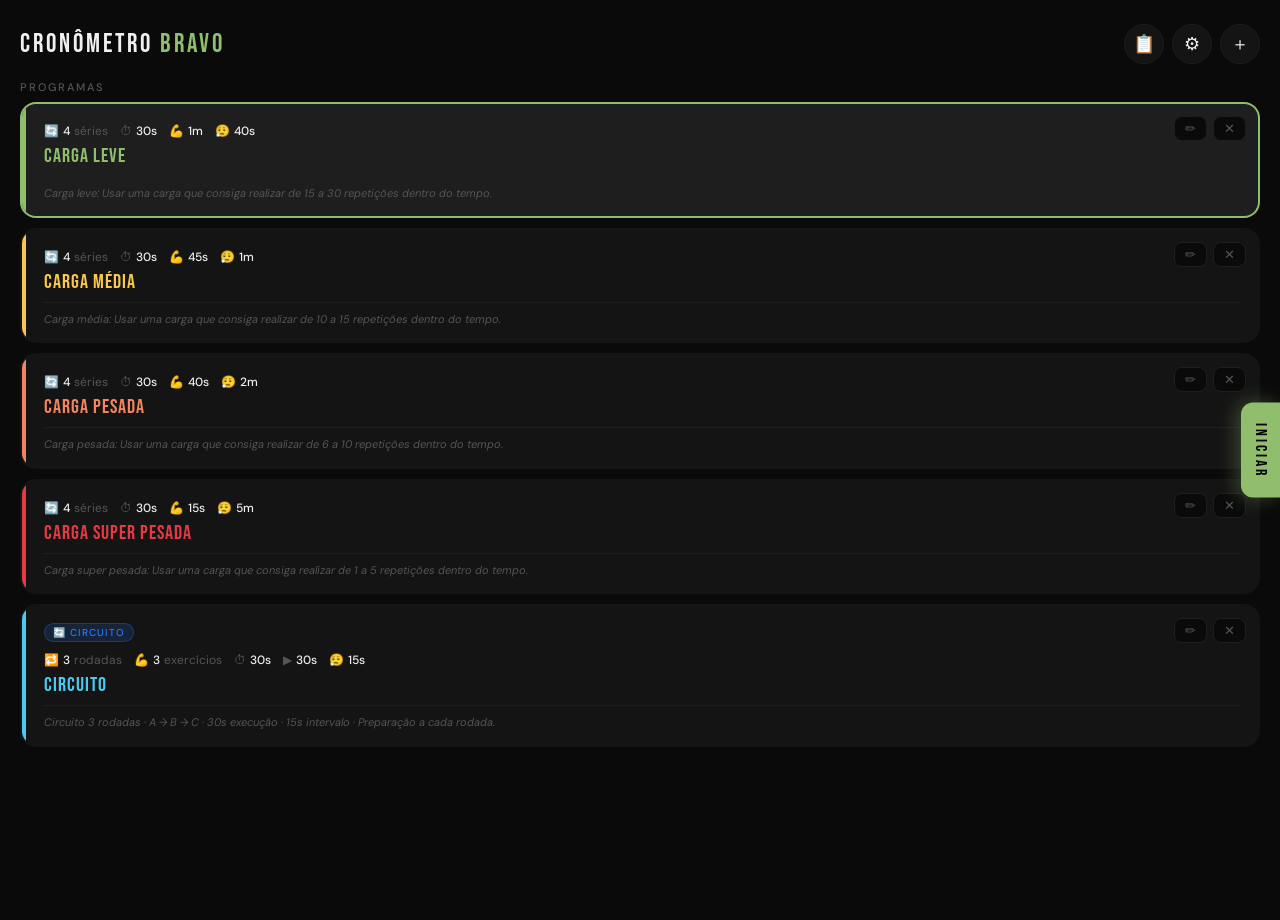
<file: cronometro-bravo.html>
<!DOCTYPE html>
<html lang="pt-BR">
<head>
<meta charset="UTF-8">
<meta name="viewport" content="width=device-width, initial-scale=1.0, user-scalable=no">
<title>Cronômetro Bravo</title>
<style>
  @import url('https://fonts.googleapis.com/css2?family=Bebas+Neue&family=DM+Sans:wght@300;400;500&display=swap');
  :root{--bg:#0A0A0A;--surface:#141414;--surface2:#1E1E1E;--text:#F0F0F0;--muted:#555;--radius:16px;--accent:#00E676;}
  *{margin:0;padding:0;box-sizing:border-box;-webkit-tap-highlight-color:transparent;}
  html,body{height:100%;background:var(--bg);color:var(--text);font-family:'DM Sans',sans-serif;overflow:hidden;}
  .screen{position:absolute;inset:0;display:flex;flex-direction:column;transition:opacity .3s,transform .3s;}
  .screen.hidden{opacity:0;pointer-events:none;transform:translateY(20px);}
  #home{padding:24px 20px 100px;gap:16px;overflow-y:auto;}
  .home-header{display:flex;align-items:center;justify-content:space-between;flex-shrink:0;}
  .logo{font-family:'Bebas Neue',sans-serif;font-size:26px;letter-spacing:3px;}
  .logo span{color:var(--accent);}
  .btn-icon{width:40px;height:40px;border-radius:50%;border:1px solid var(--surface2);background:var(--surface);color:var(--text);font-size:18px;cursor:pointer;display:flex;align-items:center;justify-content:center;flex-shrink:0;}
  .section-label{font-size:11px;font-weight:500;letter-spacing:2px;text-transform:uppercase;color:var(--muted);margin-bottom:8px;}
  .preset-list{display:flex;flex-direction:column;gap:10px;}
  .preset-card{background:var(--surface);border-radius:var(--radius);padding:14px 18px 14px 22px;cursor:pointer;border:2px solid transparent;transition:border-color .2s,background .2s;position:relative;overflow:hidden;}
  .preset-card::before{content:'';position:absolute;left:0;top:0;bottom:0;width:4px;background:var(--c,#555);border-radius:4px 0 0 4px;}
  .preset-card.selected{border-color:var(--c,#555);background:var(--surface2);}
  .preset-name{font-family:'Bebas Neue',sans-serif;font-size:20px;letter-spacing:1px;margin-top:5px;}
  .preset-meta{margin-top:5px;display:flex;gap:12px;flex-wrap:wrap;}
  .meta-pill{font-size:12px;color:var(--muted);display:flex;align-items:center;gap:4px;}
  .meta-pill b{color:var(--text);font-weight:500;}
  .preset-obs{margin-top:8px;font-size:11px;color:var(--muted);line-height:1.5;font-style:italic;border-top:1px solid var(--surface2);padding-top:8px;}
  .preset-mode-badge{display:inline-flex;align-items:center;gap:4px;font-size:10px;padding:2px 8px;border-radius:10px;background:rgba(41,121,255,.15);color:#2979FF;border:1px solid rgba(41,121,255,.3);margin-bottom:5px;letter-spacing:1px;font-weight:500;}
  .preset-actions{position:absolute;right:12px;top:12px;display:flex;gap:6px;}
  .btn-small{font-size:13px;padding:4px 10px;border-radius:8px;border:1px solid var(--surface2);background:var(--bg);color:var(--muted);cursor:pointer;}
  .fab-start{position:fixed;right:0;top:50%;transform:translateY(-50%);writing-mode:vertical-rl;text-orientation:mixed;background:var(--accent);color:#000;font-family:'Bebas Neue',sans-serif;font-size:16px;letter-spacing:3px;padding:20px 10px;border-radius:12px 0 0 12px;border:none;cursor:pointer;box-shadow:-4px 0 20px rgba(0,0,0,.4);transition:opacity .25s,transform .25s;z-index:50;}
  .fab-start.hidden-fab{opacity:0;pointer-events:none;transform:translateY(-50%) translateX(100%);}
  #edit{padding:24px 20px 32px;gap:14px;overflow-y:auto;}
  .edit-header{display:flex;align-items:center;gap:12px;}
  .edit-title{font-family:'Bebas Neue',sans-serif;font-size:24px;letter-spacing:2px;}
  .field-group{display:flex;flex-direction:column;gap:6px;}
  .field-label{font-size:12px;color:var(--muted);letter-spacing:1px;text-transform:uppercase;}
  .field-input{background:var(--surface);border:1px solid var(--surface2);border-radius:12px;padding:12px 16px;font-family:'DM Sans',sans-serif;font-size:15px;color:var(--text);width:100%;}
  .field-input:focus{outline:none;border-color:var(--accent);}
  .field-textarea{background:var(--surface);border:1px solid var(--surface2);border-radius:12px;padding:12px 16px;font-family:'DM Sans',sans-serif;font-size:13px;color:var(--text);width:100%;resize:none;min-height:72px;line-height:1.5;}
  .field-textarea:focus{outline:none;border-color:var(--accent);}
  .row2{display:grid;grid-template-columns:1fr 1fr;gap:12px;}
  .mode-toggle{display:grid;grid-template-columns:1fr 1fr;background:var(--surface2);border-radius:12px;padding:3px;}
  .mode-btn{padding:9px;border:none;background:transparent;border-radius:10px;font-family:'DM Sans',sans-serif;font-size:13px;color:var(--muted);cursor:pointer;transition:all .2s;font-weight:500;}
  .mode-btn.active{background:var(--surface);color:var(--text);box-shadow:0 1px 4px rgba(0,0,0,.5);}
  .circuit-exercises{display:flex;flex-direction:column;gap:8px;}
  .exercise-row{display:flex;align-items:center;gap:10px;}
  .exercise-letter{font-family:'Bebas Neue',sans-serif;font-size:22px;width:28px;text-align:center;}
  .color-picker{display:flex;gap:10px;flex-wrap:wrap;padding:4px 0;}
  .color-swatch{width:34px;height:34px;border-radius:50%;cursor:pointer;border:3px solid transparent;transition:transform .15s,border-color .15s;flex-shrink:0;}
  .color-swatch.selected{border-color:#fff;transform:scale(1.2);}
  .btn-save{height:52px;border-radius:26px;border:none;background:var(--accent);color:#000;font-family:'Bebas Neue',sans-serif;font-size:20px;letter-spacing:2px;cursor:pointer;margin-top:4px;width:100%;}
  #timer{flex-direction:row!important;align-items:stretch;padding:0;}
  .hr-sidebar{width:48px;flex-shrink:0;display:flex;flex-direction:column;align-items:center;padding:28px 0 24px;gap:5px;background:var(--surface);transition:opacity .4s;}
  .hr-sidebar.ble-off{opacity:0.15;}
  .hr-label{font-size:8px;letter-spacing:1px;text-transform:uppercase;color:var(--muted);text-align:center;line-height:1.4;}
  .hr-val-max{font-family:'Bebas Neue',sans-serif;font-size:15px;color:#ff4d6d;line-height:1;}
  .hr-val-min{font-family:'Bebas Neue',sans-serif;font-size:15px;color:#00E676;line-height:1;}
  .hr-track{flex:1;width:14px;border-radius:7px;background:var(--surface2);position:relative;overflow:visible;}
  .hr-fill{position:absolute;bottom:0;left:0;right:0;border-radius:7px;transition:height .8s ease,background .4s;}
  .hr-needle{position:absolute;left:-5px;right:-5px;height:3px;background:#fff;border-radius:2px;box-shadow:0 0 8px rgba(255,255,255,.8);transition:bottom .8s ease;}
  @keyframes zonewarn{0%,100%{opacity:1}50%{opacity:.2}}
  .timer-main{flex:1;display:flex;flex-direction:column;align-items:center;justify-content:space-between;padding:24px 14px 32px;overflow:hidden;position:relative;}
  .timer-top{width:100%;display:flex;align-items:center;justify-content:space-between;}
  .phase-label{font-family:'Bebas Neue',sans-serif;font-size:26px;letter-spacing:3px;transition:color .4s;}
  .cycle-badge{font-size:12px;color:var(--muted);background:var(--surface);padding:5px 12px;border-radius:20px;}
  .cycle-badge span{color:var(--text);font-weight:500;}
  .circuit-exercise-label{font-family:'Bebas Neue',sans-serif;font-size:17px;letter-spacing:2px;color:var(--muted);margin-top:-6px;text-align:center;}
  .ring-wrap{position:relative;width:min(56vw,240px);aspect-ratio:1;}
  .ring-wrap svg{width:100%;height:100%;transform:rotate(-90deg);}
  .ring-bg{fill:none;stroke:var(--surface2);stroke-width:10;}
  .ring-fg{fill:none;stroke-width:10;stroke-linecap:round;transition:stroke .4s,stroke-dashoffset .95s linear;}
  .ring-center{position:absolute;inset:0;display:flex;flex-direction:column;align-items:center;justify-content:center;}
  .time-display{font-family:'Bebas Neue',sans-serif;font-size:clamp(52px,14vw,80px);line-height:1;letter-spacing:2px;transition:color .4s;}
  .time-sub{font-size:10px;color:var(--muted);letter-spacing:2px;text-transform:uppercase;margin-top:3px;}
  .bpm-hero{display:flex;align-items:center;justify-content:center;gap:10px;height:56px;}
  .bpm-hero-num{font-family:'Bebas Neue',sans-serif;font-size:56px;line-height:1;letter-spacing:1px;transition:color .4s;color:var(--muted);}
  .bpm-hero-num.active{color:#ff4d6d;}
  .bpm-hero-right{display:flex;flex-direction:column;align-items:flex-start;gap:2px;}
  .bpm-hero-label{font-size:10px;letter-spacing:2px;text-transform:uppercase;color:var(--muted);}
  .bpm-heart{font-size:16px;color:#ff4d6d;animation:hpulse .9s infinite;}
  @keyframes hpulse{0%,100%{transform:scale(1)}50%{transform:scale(1.4)}}
  .bpm-hero-num.warn{animation:zonewarn .55s infinite;}
  .dots{display:flex;gap:8px;flex-wrap:wrap;justify-content:center;max-width:200px;}
  .dot{width:10px;height:10px;border-radius:50%;background:var(--surface2);transition:background .3s,transform .3s;}
  .dot.done{background:var(--accent);}
  .dot.active{background:var(--accent);transform:scale(1.4);}
  .round-dots{display:flex;gap:10px;align-items:center;justify-content:center;}
  .round-dot{width:12px;height:12px;border-radius:50%;border:2px solid var(--muted);transition:all .3s;}
  .round-dot.done{border-color:var(--accent);background:var(--accent);}
  .round-dot.active{border-color:var(--accent);background:transparent;transform:scale(1.3);}
  .controls{display:flex;gap:16px;align-items:center;}
  .btn-ctrl{width:52px;height:52px;border-radius:50%;border:2px solid var(--surface2);background:var(--surface);color:var(--text);font-size:20px;cursor:pointer;display:flex;align-items:center;justify-content:center;}
  .btn-ctrl:active{background:var(--surface2);}
  .btn-playpause{width:68px;height:68px;border-radius:50%;border:none;font-size:26px;cursor:pointer;display:flex;align-items:center;justify-content:center;transition:background .2s,transform .15s;}
  .btn-playpause:active{transform:scale(.93);}
  .btn-chart-live{position:absolute;bottom:32px;right:12px;width:34px;height:34px;border-radius:50%;border:1px solid var(--surface2);background:var(--surface);color:var(--muted);font-size:15px;cursor:pointer;display:flex;align-items:center;justify-content:center;}
  .flash{position:fixed;inset:0;pointer-events:none;opacity:0;transition:opacity .2s;z-index:99;}
  .flash.on{opacity:.18;transition:opacity 0s;}
  #finish{align-items:center;justify-content:center;gap:18px;text-align:center;padding:32px 24px;}
  .finish-icon{font-size:64px;}
  .finish-title{font-family:'Bebas Neue',sans-serif;font-size:44px;letter-spacing:4px;color:var(--accent);}
  .finish-sub{font-size:13px;color:var(--muted);}
  .finish-btns{display:flex;flex-direction:column;gap:12px;width:100%;max-width:280px;}
  .btn-finish{height:52px;border-radius:26px;border:none;background:var(--surface2);color:var(--text);font-family:'Bebas Neue',sans-serif;font-size:18px;letter-spacing:2px;cursor:pointer;display:flex;align-items:center;justify-content:center;gap:8px;}
  .btn-finish.primary{background:var(--accent);color:#000;}
  .btn-finish.outline{background:transparent;border:1px solid var(--surface2);color:var(--muted);}
  .save-prompt{background:var(--surface);border-radius:16px;padding:16px;width:100%;max-width:280px;display:flex;flex-direction:column;gap:10px;border:1px solid var(--surface2);}
  .save-prompt-title{font-size:13px;color:var(--muted);text-align:center;}
  #chartScreen{padding:0;}
  .chart-header{padding:20px 20px 12px;display:flex;align-items:center;justify-content:space-between;flex-shrink:0;}
  .chart-title{font-family:'Bebas Neue',sans-serif;font-size:20px;letter-spacing:2px;}
  .chart-canvas-wrap{flex:1;padding:0 14px;position:relative;min-height:0;}
  #bpmChart{width:100%;height:100%;}
  .chart-stats{display:grid;grid-template-columns:repeat(4,1fr);gap:7px;padding:10px 16px;flex-shrink:0;}
  .stat-box{background:var(--surface);border-radius:12px;padding:9px 6px;text-align:center;}
  .stat-val{font-family:'Bebas Neue',sans-serif;font-size:24px;line-height:1;}
  .stat-lbl{font-size:10px;color:var(--muted);letter-spacing:1px;text-transform:uppercase;margin-top:2px;}
  .chart-meta{padding:6px 16px 10px;display:flex;gap:14px;flex-wrap:wrap;}
  .chart-meta span{font-size:11px;color:var(--muted);}
  .chart-meta b{color:var(--text);}
  .chart-actions{padding:0 16px 28px;display:flex;gap:10px;flex-shrink:0;}
  .btn-chart-action{flex:1;height:48px;border-radius:24px;border:1px solid var(--surface2);background:var(--surface2);color:var(--text);font-family:'Bebas Neue',sans-serif;font-size:15px;letter-spacing:1px;cursor:pointer;display:flex;align-items:center;justify-content:center;gap:6px;}
  .btn-chart-action.primary{background:var(--accent);color:#000;border-color:var(--accent);}
  #historyScreen{padding:0;}
  .history-header{padding:24px 20px 16px;display:flex;align-items:center;justify-content:space-between;flex-shrink:0;}
  .history-list{flex:1;overflow-y:auto;padding:0 16px 24px;display:flex;flex-direction:column;gap:10px;}
  .history-card{background:var(--surface);border-radius:14px;padding:14px 16px;cursor:pointer;border:1px solid var(--surface2);}
  .history-card:active{background:var(--surface2);}
  .history-card-top{display:flex;justify-content:space-between;align-items:flex-start;}
  .history-card-name{font-family:'Bebas Neue',sans-serif;font-size:18px;letter-spacing:1px;}
  .history-card-date{font-size:11px;color:var(--muted);}
  .history-card-stats{display:flex;gap:12px;margin-top:8px;flex-wrap:wrap;}
  .history-stat{font-size:12px;color:var(--muted);}
  .history-stat b{color:var(--text);}
  .history-empty{flex:1;display:flex;flex-direction:column;align-items:center;justify-content:center;gap:12px;color:var(--muted);}
  .history-empty-icon{font-size:48px;opacity:.3;}
  .btn-del-history{font-size:11px;background:none;border:none;color:var(--muted);cursor:pointer;padding:4px 8px;}
  .toast{position:fixed;bottom:80px;left:50%;transform:translateX(-50%);background:var(--surface2);color:var(--text);padding:10px 20px;border-radius:24px;font-size:13px;white-space:nowrap;opacity:0;transition:opacity .3s;z-index:500;pointer-events:none;}
  .toast.show{opacity:1;}
  .modal-overlay{position:fixed;inset:0;background:rgba(0,0,0,.75);display:flex;align-items:flex-end;z-index:300;opacity:0;pointer-events:none;transition:opacity .25s;}
  .modal-overlay.open{opacity:1;pointer-events:all;}
  .modal-sheet{width:100%;background:var(--surface);border-radius:24px 24px 0 0;padding:24px 20px 44px;transform:translateY(100%);transition:transform .3s;display:flex;flex-direction:column;gap:16px;max-height:92vh;overflow-y:auto;}
  .modal-overlay.open .modal-sheet{transform:translateY(0);}
  .modal-title{font-family:'Bebas Neue',sans-serif;font-size:22px;letter-spacing:2px;}
  .modal-row{display:flex;justify-content:space-between;align-items:center;}
  .toggle{width:48px;height:26px;border-radius:13px;background:var(--surface2);position:relative;cursor:pointer;border:none;transition:background .2s;flex-shrink:0;}
  .toggle.on{background:var(--accent);}
  .toggle::after{content:'';position:absolute;width:20px;height:20px;border-radius:50%;background:#fff;top:3px;left:3px;transition:transform .2s;}
  .toggle.on::after{transform:translateX(22px);}
  .divider{border:none;border-top:1px solid var(--surface2);margin:4px 0;}
  .btn-connect{width:100%;height:48px;border-radius:24px;border:1px solid var(--surface2);background:transparent;color:var(--text);font-family:'DM Sans',sans-serif;font-size:14px;cursor:pointer;display:flex;align-items:center;justify-content:center;gap:8px;}
  .hint{font-size:11px;color:var(--muted);margin-top:6px;}
  .photo-preview{width:100%;max-height:140px;object-fit:cover;border-radius:10px;display:none;}
</style>
</head>
<body>
<div class="flash" id="flash"></div>
<div class="toast" id="toast"></div>
<button class="fab-start hidden-fab" id="fabStart">INICIAR</button>

<div class="screen" id="home">
  <div class="home-header">
    <div class="logo">CRONÔMETRO <span>BRAVO</span></div>
    <div style="display:flex;gap:8px">
      <button class="btn-icon" id="btnHistory">📋</button>
      <button class="btn-icon" id="btnSettings">⚙</button>
      <button class="btn-icon" id="btnNew">＋</button>
    </div>
  </div>
  <div><div class="section-label">Programas</div><div class="preset-list" id="presetList"></div></div>
</div>

<div class="screen hidden" id="edit">
  <div class="edit-header">
    <button class="btn-icon" id="btnEditBack">←</button>
    <div class="edit-title" id="editTitle">NOVO PROGRAMA</div>
  </div>
  <div class="field-group"><div class="field-label">Modo</div>
    <div class="mode-toggle">
      <button class="mode-btn active" id="modeNormal" onclick="setMode('normal')">⏱ Normal</button>
      <button class="mode-btn" id="modeCircuit" onclick="setMode('circuit')">🔄 Circuito</button>
    </div>
  </div>
  <div class="field-group"><div class="field-label">Nome</div><input class="field-input" id="efName" placeholder="Ex: Carga Pesada"></div>
  <div class="field-group"><div class="field-label">Cor do Cronômetro</div><div class="color-picker" id="colorPicker"></div></div>
  <div id="normalFields" style="display:flex;flex-direction:column;gap:12px">
    <div class="row2">
      <div class="field-group"><div class="field-label">Séries</div><input class="field-input" id="efCycles" type="number" min="1" max="99" placeholder="4"></div>
      <div class="field-group"><div class="field-label">Preparação (s)</div><input class="field-input" id="efPrep" type="number" min="1" placeholder="30"></div>
    </div>
    <div class="row2">
      <div class="field-group"><div class="field-label">Ação (s)</div><input class="field-input" id="efAction" type="number" min="1" placeholder="60"></div>
      <div class="field-group"><div class="field-label">Intervalo (s)</div><input class="field-input" id="efRest" type="number" min="1" placeholder="40"></div>
    </div>
  </div>
  <div id="circuitFields" style="display:none;flex-direction:column;gap:12px">
    <div class="row2">
      <div class="field-group"><div class="field-label">Nº Exercícios</div><input class="field-input" id="efExCount" type="number" min="2" max="6" placeholder="3" oninput="updateExerciseInputs()"></div>
      <div class="field-group"><div class="field-label">Rodadas</div><input class="field-input" id="efRounds" type="number" min="1" max="20" placeholder="3"></div>
    </div>
    <div class="row2">
      <div class="field-group"><div class="field-label">Preparação (s)</div><input class="field-input" id="efCPrep" type="number" min="1" placeholder="30"></div>
      <div class="field-group"><div class="field-label">Execução (s)</div><input class="field-input" id="efCAction" type="number" min="1" placeholder="30"></div>
    </div>
    <div class="field-group"><div class="field-label">Intervalo entre exercícios (s)</div><input class="field-input" id="efCRest" type="number" min="0" placeholder="15"></div>
    <div class="field-group"><div class="field-label">Nomes dos exercícios (opcional)</div><div class="circuit-exercises" id="exerciseInputs"></div></div>
  </div>
  <div class="field-group">
    <div style="display:flex;align-items:center;justify-content:space-between">
      <div class="field-label">Observações</div>
      <button style="font-size:11px;background:none;border:none;color:var(--muted);cursor:pointer;text-decoration:underline" onclick="clearObs()">limpar</button>
    </div>
    <textarea class="field-textarea" id="efObs" placeholder="Dicas, carga, etc..."></textarea>
  </div>
  <button class="btn-save" id="btnSave">SALVAR</button>
</div>

<div class="screen hidden" id="timer">
  <div class="hr-sidebar ble-off" id="hrSidebar">
    <div class="hr-label">FC<br>MÁX</div>
    <div class="hr-val-max" id="hrMaxDisp">180</div>
    <div class="hr-track"><div class="hr-fill" id="hrFill" style="height:0%"></div><div class="hr-needle" id="hrNeedle" style="bottom:0%"></div></div>
    <div class="hr-val-min" id="hrMinDisp">70</div>
    <div class="hr-label">FC<br>MÍN</div>
  </div>
  <div class="timer-main">
    <div class="timer-top">
      <div class="phase-label" id="phaseLabel">PREPARE-SE</div>
      <div class="cycle-badge" id="cycleBadge">Série <span id="cycleNum">1</span>/<span id="cycleTotal">4</span></div>
    </div>
    <div id="circuitExLabel" class="circuit-exercise-label" style="display:none"></div>
    <div class="ring-wrap">
      <svg viewBox="0 0 120 120"><circle class="ring-bg" cx="60" cy="60" r="52"/><circle class="ring-fg" id="ringFg" cx="60" cy="60" r="52"/></svg>
      <div class="ring-center"><div class="time-display" id="timeDisplay">00</div><div class="time-sub" id="timeSub">segundos</div></div>
    </div>
    <div class="bpm-hero">
      <div class="bpm-hero-num" id="bpmHeroNum">--</div>
      <div class="bpm-hero-right"><div class="bpm-heart" id="bpmHeart" style="display:none">&#9829;</div><div class="bpm-hero-label">BPM</div></div>
    </div>
    <div id="dotsRow" class="dots"></div>
    <div id="roundDotsRow" class="round-dots" style="display:none"></div>
    <div class="controls">
      <button class="btn-ctrl" id="btnTimerBack">&#8592;</button>
      <button class="btn-playpause" id="btnPlay">&#9208;</button>
      <button class="btn-ctrl" id="btnSkip">&#9197;</button>
    </div>
    <button class="btn-chart-live" id="btnLiveChart" style="display:none">&#128200;</button>
  </div>
</div>

<div class="screen hidden" id="finish">
  <div style="flex:1;display:flex;flex-direction:column;align-items:center;justify-content:center;gap:16px;padding:32px 24px">
    <div class="finish-icon">&#127937;</div>
    <div class="finish-title">TREINO<br>CONCLU&#205;DO</div>
    <div class="finish-sub" id="finishSub"></div>
    <div class="save-prompt" id="savePrompt" style="display:none">
      <div class="save-prompt-title">&#128190; Salvar este treino no hist&#243;rico?</div>
      <div class="finish-btns">
        <button class="btn-finish primary" id="btnSaveSession">SALVAR TREINO</button>
        <button class="btn-finish outline" id="btnSkipSave">N&#227;o salvar</button>
      </div>
    </div>
    <div class="finish-btns" style="width:100%;max-width:280px">
      <button class="btn-finish" id="btnViewChart" style="display:none">&#128200; Ver gr&#225;fico de BPM</button>
      <button class="btn-finish outline" id="btnFinishHome">VOLTAR</button>
    </div>
  </div>
</div>

<div class="screen hidden" id="chartScreen">
  <div class="chart-header"><div class="chart-title" id="chartScreenTitle">GR&#193;FICO BPM</div><button class="btn-icon" id="btnChartBack">&#8592;</button></div>
  <div class="chart-canvas-wrap"><canvas id="bpmChart"></canvas></div>
  <div class="chart-stats" id="chartStats"></div>
  <div class="chart-meta" id="chartMeta"></div>
  <div class="chart-actions"><button class="btn-chart-action primary" id="btnSaveChart">&#128190; EXPORTAR</button></div>
</div>

<div class="screen hidden" id="historyScreen">
  <div class="history-header">
    <div style="font-family:'Bebas Neue',sans-serif;font-size:22px;letter-spacing:2px">HIST&#211;RICO</div>
    <button class="btn-icon" id="btnHistoryBack">&#8592;</button>
  </div>
  <div class="history-list" id="historyList"></div>
</div>

<div class="modal-overlay" id="exportModal">
  <div class="modal-sheet">
    <div class="modal-title">EXPORTAR GR&#193;FICO</div>
    <div class="field-group"><div class="field-label">Anota&#231;&#227;o (opcional)</div><textarea class="field-textarea" id="exportNote" placeholder="Ex: Senti bem na 3&#170; s&#233;rie..." style="min-height:80px"></textarea></div>
    <div class="field-group"><div class="field-label">Foto (opcional)</div>
      <input type="file" id="exportPhoto" accept="image/*" style="display:none">
      <button class="btn-connect" id="btnAddPhoto">&#128247; Adicionar foto</button>
      <img class="photo-preview" id="photoPreview">
    </div>
    <button class="btn-save" id="btnDoExport">GERAR IMAGEM 1:1</button>
    <button class="btn-connect" onclick="closeExportModal()">CANCELAR</button>
  </div>
</div>

<div class="modal-overlay" id="settingsModal">
  <div class="modal-sheet">
    <div class="modal-title">CONFIGURA&#199;&#213;ES</div>
    <div class="modal-row"><div><div style="font-size:14px">Sons</div><div style="font-size:12px;color:var(--muted)">Voz + bipes</div></div><button class="toggle on" id="toggleSound"></button></div>
    <div class="modal-row"><div><div style="font-size:14px">Vibra&#231;&#227;o</div><div style="font-size:12px;color:var(--muted)">Ao trocar fase</div></div><button class="toggle on" id="toggleVibrate"></button></div>
    <hr class="divider">
    <div>
      <div style="font-size:14px;margin-bottom:2px">Zona Card&#237;aca</div>
      <div style="font-size:12px;color:var(--muted);margin-bottom:12px">Limites m&#237;n/m&#225;x da barra</div>
      <div class="row2">
        <div class="field-group"><div class="field-label">FC M&#237;nima (bpm)</div><input class="field-input" id="cfgHrMin" type="number" min="40" max="220" value="70"></div>
        <div class="field-group"><div class="field-label">FC M&#225;xima (bpm)</div><input class="field-input" id="cfgHrMax" type="number" min="40" max="220" value="180"></div>
      </div>
      <button class="btn-save" id="btnSaveHr" style="height:44px;font-size:16px;margin-top:10px">SALVAR ZONA</button>
    </div>
    <hr class="divider">
    <div>
      <div style="font-size:14px;margin-bottom:2px">Monitor Card&#237;aco</div>
      <div style="font-size:12px;color:var(--muted);margin-bottom:12px">Bluetooth GATT &#183; Coospo HW9</div>
      <button class="btn-connect" id="btnBLE"><span>&#129488;</span><span id="bleLabel">Conectar via Bluetooth</span></button>
      <div class="hint">Requer Chrome + HTTPS + localiza&#231;&#227;o ativada no Android</div>
    </div>
    <button class="btn-save" onclick="closeSettings()">FECHAR</button>
  </div>
</div>

<script>
const PALETTE=[
  {hex:'#E63946',name:'Vermelho'},{hex:'#F4845F',name:'Laranja'},
  {hex:'#F9C74F',name:'Amarelo'},{hex:'#90BE6D',name:'Verde Claro'},
  {hex:'#2DC653',name:'Verde'},{hex:'#00E5FF',name:'Ciano'},
  {hex:'#4CC9F0',name:'Azul Claro'},{hex:'#4361EE',name:'Azul'},
  {hex:'#7B2FBE',name:'Roxo'},{hex:'#FF6B9D',name:'Rosa'},
  {hex:'#F4A261',name:'Bege'},{hex:'#B5B5B5',name:'Prata'},
];
const EX_LETTERS=['A','B','C','D','E','F'];
const OBS_DEFAULTS={
  leve:'Carga leve: Usar uma carga que consiga realizar de 15 a 30 repetições dentro do tempo.',
  media:'Carga média: Usar uma carga que consiga realizar de 10 a 15 repetições dentro do tempo.',
  pesada:'Carga pesada: Usar uma carga que consiga realizar de 6 a 10 repetições dentro do tempo.',
  superpesada:'Carga super pesada: Usar uma carga que consiga realizar de 1 a 5 repetições dentro do tempo.',
};
const FACTORY_DEFAULTS=[
  {id:'leve',name:'Carga Leve',color:'#90BE6D',mode:'normal',cycles:4,prep:30,action:60,rest:40,obs:OBS_DEFAULTS.leve},
  {id:'media',name:'Carga Média',color:'#F9C74F',mode:'normal',cycles:4,prep:30,action:45,rest:60,obs:OBS_DEFAULTS.media},
  {id:'pesada',name:'Carga Pesada',color:'#F4845F',mode:'normal',cycles:4,prep:30,action:40,rest:120,obs:OBS_DEFAULTS.pesada},
  {id:'superpesada',name:'Carga Super Pesada',color:'#E63946',mode:'normal',cycles:4,prep:30,action:15,rest:300,obs:OBS_DEFAULTS.superpesada},
  {id:'circuito',name:'Circuito',color:'#4CC9F0',mode:'circuit',rounds:3,exCount:3,prep:30,action:30,rest:15,
   exercises:['Exercício A','Exercício B','Exercício C'],
   obs:'Circuito 3 rodadas · A → B → C · 30s execução · 15s intervalo · Preparação a cada rodada.'},
];

function loadPresets(){
  const VER='bravo-v3';
  if(localStorage.getItem('nt_ver')!==VER){localStorage.removeItem('nt_presets');localStorage.setItem('nt_ver',VER);}
  const s=localStorage.getItem('nt_presets');
  return s?JSON.parse(s):JSON.parse(JSON.stringify(FACTORY_DEFAULTS));
}
function savePresets(p){localStorage.setItem('nt_presets',JSON.stringify(p));}
function loadHistory(){const s=localStorage.getItem('nt_history');return s?JSON.parse(s):[];}
function saveHistory(h){localStorage.setItem('nt_history',JSON.stringify(h.slice(-50)));}

let presets=loadPresets(),selectedId=presets[0]?.id??null,editingId=null,editMode='normal',editColor=PALETTE[3].hex;

let cfg=JSON.parse(localStorage.getItem('nt_cfg')||'{}');
cfg={sound:true,vibrate:true,hrMin:70,hrMax:180,...cfg};
function saveCfg(){localStorage.setItem('nt_cfg',JSON.stringify(cfg));}

const toggleSound=document.getElementById('toggleSound');
const toggleVibrate=document.getElementById('toggleVibrate');
toggleSound.classList.toggle('on',cfg.sound);
toggleVibrate.classList.toggle('on',cfg.vibrate);
toggleSound.onclick=()=>{cfg.sound=!cfg.sound;toggleSound.classList.toggle('on',cfg.sound);saveCfg();};
toggleVibrate.onclick=()=>{cfg.vibrate=!cfg.vibrate;toggleVibrate.classList.toggle('on',cfg.vibrate);saveCfg();};
document.getElementById('cfgHrMin').value=cfg.hrMin;
document.getElementById('cfgHrMax').value=cfg.hrMax;
document.getElementById('btnSaveHr').onclick=()=>{
  const mn=parseInt(document.getElementById('cfgHrMin').value);
  const mx=parseInt(document.getElementById('cfgHrMax').value);
  if(isNaN(mn)||isNaN(mx)||mn>=mx||mn<30||mx>250){showToast('Valores inválidos');return;}
  cfg.hrMin=mn;cfg.hrMax=mx;saveCfg();refreshHrLabels();showToast('Zona salva ✓');
};
document.getElementById('btnSettings').onclick=()=>document.getElementById('settingsModal').classList.add('open');
function closeSettings(){document.getElementById('settingsModal').classList.remove('open');}
document.getElementById('settingsModal').onclick=e=>{if(e.target.id==='settingsModal')closeSettings();};

function buildColorPicker(selHex){
  const picker=document.getElementById('colorPicker');picker.innerHTML='';
  PALETTE.forEach(c=>{
    const sw=document.createElement('button');
    sw.className='color-swatch'+(c.hex===selHex?' selected':'');
    sw.style.background=c.hex;sw.title=c.name;
    sw.onclick=()=>{editColor=c.hex;picker.querySelectorAll('.color-swatch').forEach(s=>s.classList.remove('selected'));sw.classList.add('selected');};
    picker.appendChild(sw);
  });
}

let AC=null;
function getAC(){if(!AC)AC=new(window.AudioContext||window.webkitAudioContext)();return AC;}
function beep(freq=880,dur=0.1,vol=0.5,type='sine',delay=0){
  if(!cfg.sound)return;
  const ac=getAC(),t=ac.currentTime+delay;
  const osc=ac.createOscillator(),g=ac.createGain();
  osc.connect(g);g.connect(ac.destination);osc.type=type;osc.frequency.value=freq;
  g.gain.setValueAtTime(0,t);g.gain.linearRampToValueAtTime(vol,t+0.01);g.gain.exponentialRampToValueAtTime(0.001,t+dur);
  osc.start(t);osc.stop(t+dur+0.05);
}
function speak(text){if(!cfg.sound||!window.speechSynthesis)return;const u=new SpeechSynthesisUtterance(text);u.lang='pt-BR';u.rate=0.95;u.pitch=1.1;speechSynthesis.cancel();speechSynthesis.speak(u);}
function beepCountdown(){beep(600,.12,.4,'square',0);beep(750,.12,.5,'square',.4);beep(950,.2,.7,'square',.8);}
function vibrate(p=[100]){if(cfg.vibrate)navigator.vibrate?.(p);}

function fmtSec(s){return s>=60?`${Math.floor(s/60)}m${s%60?s%60+'s':''}`:`${s}s`;}
function fmtMs(ms){const s=Math.round(ms/1000);return s>=60?`${Math.floor(s/60)}m${s%60?String(s%60).padStart(2,'0')+'s':''}`:`${s}s`;}
function isLight(hex){const r=parseInt(hex.slice(1,3),16),g=parseInt(hex.slice(3,5),16),b=parseInt(hex.slice(5,7),16);return(r*299+g*587+b*114)/1000>140;}

function renderHome(){
  const list=document.getElementById('presetList');list.innerHTML='';
  presets.forEach(p=>{
    const c=p.color||PALETTE[0].hex;
    const card=document.createElement('div');
    card.className='preset-card'+(p.id===selectedId?' selected':'');
    card.style.setProperty('--c',c);
    let meta='';
    if(p.mode==='circuit'){
      meta=`<div class="preset-mode-badge">🔄 CIRCUITO</div>
        <div class="preset-meta">
          <div class="meta-pill">🔁 <b>${p.rounds}</b> rodadas</div>
          <div class="meta-pill">💪 <b>${p.exCount}</b> exercícios</div>
          <div class="meta-pill">⏱ <b>${fmtSec(p.prep)}</b></div>
          <div class="meta-pill">▶ <b>${fmtSec(p.action)}</b></div>
          <div class="meta-pill">😮‍💨 <b>${fmtSec(p.rest)}</b></div>
        </div>`;
    } else {
      meta=`<div class="preset-meta">
        <div class="meta-pill">🔄 <b>${p.cycles}</b> séries</div>
        <div class="meta-pill">⏱ <b>${fmtSec(p.prep)}</b></div>
        <div class="meta-pill">💪 <b>${fmtSec(p.action)}</b></div>
        <div class="meta-pill">😮‍💨 <b>${fmtSec(p.rest)}</b></div>
      </div>`;
    }
    const obsHTML=p.obs?`<div class="preset-obs">${p.obs}</div>`:'';
    card.innerHTML=`${meta}<div class="preset-name" style="color:${c}">${p.name}</div>${obsHTML}
      <div class="preset-actions">
        <button class="btn-small" data-edit="${p.id}">✏</button>
        <button class="btn-small" data-del="${p.id}">✕</button>
      </div>`;
    card.addEventListener('click',e=>{
      if(e.target.dataset.edit){openEdit(e.target.dataset.edit);return;}
      if(e.target.dataset.del){deletePreset(e.target.dataset.del);return;}
      selectedId=p.id;renderHome();
    });
    list.appendChild(card);
  });
  const sel=presets.find(p=>p.id===selectedId);
  const fc=sel?.color||'#00E676';
  const fab=document.getElementById('fabStart');
  fab.style.background=fc;fab.style.color=isLight(fc)?'#000':'#fff';
  fab.style.boxShadow=`-4px 0 20px ${fc}55`;
  fab.classList.toggle('hidden-fab',!selectedId);
  document.querySelector('.logo span').style.color=fc;
}
renderHome();
document.getElementById('fabStart').onclick=()=>{getAC();startTimer();};
document.getElementById('btnNew').onclick=()=>openEdit(null);

function setMode(m){
  editMode=m;
  document.getElementById('modeNormal').classList.toggle('active',m==='normal');
  document.getElementById('modeCircuit').classList.toggle('active',m==='circuit');
  document.getElementById('normalFields').style.display=m==='normal'?'flex':'none';
  document.getElementById('circuitFields').style.display=m==='circuit'?'flex':'none';
  if(m==='normal')document.getElementById('normalFields').style.flexDirection='column';
  if(m==='circuit')updateExerciseInputs();
}
function updateExerciseInputs(){
  const n=parseInt(document.getElementById('efExCount').value)||3;
  const container=document.getElementById('exerciseInputs');
  const existing=[...container.querySelectorAll('input')].map(i=>i.value);
  container.innerHTML='';
  for(let i=0;i<Math.min(n,6);i++){
    const row=document.createElement('div');row.className='exercise-row';
    row.innerHTML=`<div class="exercise-letter" style="color:${editColor}">${EX_LETTERS[i]}</div>
      <input class="field-input" id="efEx${i}" placeholder="${EX_LETTERS[i]} — nome" value="${existing[i]||''}">`;
    container.appendChild(row);
  }
}
function clearObs(){document.getElementById('efObs').value='';}

function openEdit(id){
  editingId=id;
  const p=id?presets.find(x=>x.id===id):null;
  document.getElementById('editTitle').textContent=id?'EDITAR':'NOVO PROGRAMA';
  document.getElementById('efName').value=p?.name??'';
  document.getElementById('efObs').value=p?.obs??'';
  editColor=p?.color||PALETTE[3].hex;
  buildColorPicker(editColor);
  const mode=p?.mode??'normal';setMode(mode);
  if(mode==='circuit'){
    document.getElementById('efExCount').value=p?.exCount??3;
    document.getElementById('efRounds').value=p?.rounds??3;
    document.getElementById('efCPrep').value=p?.prep??30;
    document.getElementById('efCAction').value=p?.action??30;
    document.getElementById('efCRest').value=p?.rest??15;
    updateExerciseInputs();
    p?.exercises?.forEach((name,i)=>{const inp=document.getElementById('efEx'+i);if(inp)inp.value=name;});
  } else {
    document.getElementById('efCycles').value=p?.cycles??4;
    document.getElementById('efPrep').value=p?.prep??30;
    document.getElementById('efAction').value=p?.action??60;
    document.getElementById('efRest').value=p?.rest??40;
  }
  showScreen('edit');
}
document.getElementById('btnEditBack').onclick=()=>showScreen('home');
document.getElementById('btnSave').onclick=()=>{
  const name=document.getElementById('efName').value.trim();
  const obs=document.getElementById('efObs').value.trim();
  if(!name){showToast('Preencha o nome');return;}
  let data;
  if(editMode==='circuit'){
    const exCount=parseInt(document.getElementById('efExCount').value);
    const rounds=parseInt(document.getElementById('efRounds').value);
    const prep=parseInt(document.getElementById('efCPrep').value);
    const action=parseInt(document.getElementById('efCAction').value);
    const rest=parseInt(document.getElementById('efCRest').value)||0;
    if(isNaN(exCount)||isNaN(rounds)||isNaN(prep)||isNaN(action)){showToast('Preencha todos os campos');return;}
    const exercises=[];
    for(let i=0;i<exCount;i++){const inp=document.getElementById('efEx'+i);exercises.push(inp?.value.trim()||EX_LETTERS[i]);}
    data={name,obs,color:editColor,mode:'circuit',exCount,rounds,prep,action,rest,exercises};
  } else {
    const cycles=parseInt(document.getElementById('efCycles').value);
    const prep=parseInt(document.getElementById('efPrep').value);
    const action=parseInt(document.getElementById('efAction').value);
    const rest=parseInt(document.getElementById('efRest').value);
    if(isNaN(cycles)||isNaN(prep)||isNaN(action)||isNaN(rest)){showToast('Preencha todos os campos');return;}
    data={name,obs,color:editColor,mode:'normal',cycles,prep,action,rest};
  }
  if(editingId){Object.assign(presets.find(x=>x.id===editingId),data);}
  else{presets.push({id:'c'+Date.now(),...data});}
  savePresets(presets);renderHome();showScreen('home');
};
function deletePreset(id){
  if(!confirm('Deletar este programa?'))return;
  presets=presets.filter(p=>p.id!==id);
  if(selectedId===id)selectedId=presets[0]?.id??null;
  savePresets(presets);renderHome();
}

let currentHR=0;
function refreshHrLabels(){
  document.getElementById('hrMinDisp').textContent=cfg.hrMin;
  document.getElementById('hrMaxDisp').textContent=cfg.hrMax;
  updateHr(currentHR);
}
refreshHrLabels();
function updateHr(hr){
  currentHR=hr;
  const rangeMin=cfg.hrMin-10,rangeMax=cfg.hrMax+10;
  const pct=hr>0?Math.min(100,Math.max(0,(hr-rangeMin)/(rangeMax-rangeMin)*100)):0;
  document.getElementById('hrFill').style.height=pct+'%';
  document.getElementById('hrNeedle').style.bottom=pct+'%';
  let fillBg;
  if(hr<=0)fillBg='linear-gradient(to top,#1a1a1a,#2a2a2a)';
  else if(hr<cfg.hrMin)fillBg='linear-gradient(to top,#1a3a6e,#2979FF)';
  else if(hr>cfg.hrMax)fillBg='linear-gradient(to top,#7a1a1a,#ff1744)';
  else fillBg='linear-gradient(to top,#00E676 0%,#F5C518 55%,#ff4d6d 100%)';
  document.getElementById('hrFill').style.background=fillBg;
  const num=document.getElementById('bpmHeroNum'),heart=document.getElementById('bpmHeart');
  num.textContent=hr>0?hr:'--';
  if(hr>0){num.classList.add('active');heart.style.display='block';
    if(hr<cfg.hrMin||hr>cfg.hrMax){num.classList.add('warn');num.style.color=hr>cfg.hrMax?'#ff1744':'#2979FF';}
    else{num.classList.remove('warn');num.style.color='#ff4d6d';}
  } else {num.classList.remove('active','warn');num.style.color='var(--muted)';heart.style.display='none';}
}

let bpmLog=[],sessionStart=null;
function logBpm(bpm,phase){if(sessionStart===null)return;bpmLog.push({t:Date.now()-sessionStart,bpm,phase});}

let wakeLock=null;
async function acquireWakeLock(){if(!('wakeLock' in navigator))return;try{wakeLock=await navigator.wakeLock.request('screen');wakeLock.addEventListener('release',()=>wakeLock=null);}catch(e){}}
function releaseWakeLock(){if(wakeLock){wakeLock.release();wakeLock=null;}}
document.addEventListener('visibilitychange',()=>{if(document.visibilityState==='visible'&&tmr.running)acquireWakeLock();});

const CIRC=2*Math.PI*52;
const ringFg=document.getElementById('ringFg');
ringFg.style.strokeDasharray=CIRC;

let tmr={preset:null,phase:'prep',cycle:1,seconds:0,total:0,running:false,_int:null,isCircuit:false,round:1,exIndex:0,color:'#00E676'};

function phaseColor(phase,base){
  if(phase==='action')return base;
  if(phase==='prep')return '#F5C518';
  return '#2979FF';
}
function applyAccent(c){document.documentElement.style.setProperty('--accent',c);}

function startTimer(){
  const p=presets.find(x=>x.id===selectedId);if(!p)return;
  bpmLog=[];sessionStart=Date.now();
  tmr.preset=p;tmr.running=true;tmr.isCircuit=(p.mode==='circuit');tmr.color=p.color||'#00E676';
  applyAccent(tmr.color);
  if(tmr.isCircuit){
    tmr.round=1;tmr.exIndex=0;tmr.phase='prep';tmr.seconds=p.prep;tmr.total=p.prep;
    buildCircuitUI();
    document.getElementById('dotsRow').style.display='none';
    document.getElementById('roundDotsRow').style.display='flex';
    document.getElementById('cycleBadge').innerHTML=`Rodada <span id="cycleNum">1</span>/<span id="cycleTotal">${p.rounds}</span>`;
    document.getElementById('circuitExLabel').style.display='block';
    updateCircuitExLabel();updateCircuitRoundDots();
  } else {
    tmr.cycle=1;tmr.phase='prep';tmr.seconds=p.prep;tmr.total=p.prep;
    buildDots();
    document.getElementById('dotsRow').style.display='flex';
    document.getElementById('roundDotsRow').style.display='none';
    document.getElementById('cycleBadge').innerHTML=`Série <span id="cycleNum">1</span>/<span id="cycleTotal">${p.cycles}</span>`;
    document.getElementById('circuitExLabel').style.display='none';
  }
  updateTimerUI();showScreen('timer');
  document.getElementById('btnLiveChart').style.display=currentHR>0?'flex':'none';
  acquireWakeLock();phaseStart();tick();
}

function tick(){
  clearInterval(tmr._int);
  tmr._int=setInterval(()=>{
    if(!tmr.running)return;
    tmr.seconds--;
    if(tmr.seconds===3)beepCountdown();
    if(currentHR>0)logBpm(currentHR,tmr.phase);
    updateTimerUI();
    if(tmr.seconds<=0)nextPhase();
  },1000);
}

function nextPhase(){
  const p=tmr.preset;
  if(tmr.isCircuit){nextCircuitPhase();return;}
  if(tmr.phase==='prep'){tmr.phase='action';tmr.seconds=p.action;tmr.total=p.action;phaseStart();}
  else if(tmr.phase==='action'){
    markDot(tmr.cycle-1,'done');
    if(tmr.cycle>=p.cycles){clearInterval(tmr._int);setTimeout(()=>showFinish(p),600);return;}
    tmr.phase='rest';tmr.seconds=p.rest;tmr.total=p.rest;phaseStart();
  } else {
    tmr.cycle++;tmr.phase='action';tmr.seconds=p.action;tmr.total=p.action;
    markDot(tmr.cycle-1,'active');phaseStart();
  }
  document.getElementById('cycleNum').textContent=tmr.cycle;
  updateTimerUI();
}

function nextCircuitPhase(){
  const p=tmr.preset;
  if(tmr.phase==='prep'){tmr.phase='action';tmr.seconds=p.action;tmr.total=p.action;phaseStart();updateCircuitExLabel();}
  else if(tmr.phase==='action'){
    const lastEx=(tmr.exIndex>=p.exCount-1),lastRound=(tmr.round>=p.rounds);
    if(lastEx&&lastRound){clearInterval(tmr._int);setTimeout(()=>showFinish(p),600);return;}
    if(lastEx){tmr.exIndex=0;tmr.round++;document.getElementById('cycleNum').textContent=tmr.round;updateCircuitRoundDots();tmr.phase='prep';tmr.seconds=p.prep;tmr.total=p.prep;phaseStart();}
    else if(p.rest>0){tmr.phase='rest';tmr.seconds=p.rest;tmr.total=p.rest;phaseStart();}
    else{tmr.exIndex++;tmr.phase='action';tmr.seconds=p.action;tmr.total=p.action;phaseStart();updateCircuitExLabel();}
  } else {
    tmr.exIndex++;tmr.phase='action';tmr.seconds=p.action;tmr.total=p.action;phaseStart();updateCircuitExLabel();
  }
  updateTimerUI();
}

function updateCircuitExLabel(){
  const p=tmr.preset;
  const l=EX_LETTERS[tmr.exIndex],name=p.exercises?.[tmr.exIndex]||l;
  document.getElementById('circuitExLabel').textContent=`${l} · ${name}`;
}
function buildCircuitUI(){
  const p=tmr.preset;
  const row=document.getElementById('roundDotsRow');row.innerHTML='';
  for(let i=0;i<p.rounds;i++){const d=document.createElement('div');d.className='round-dot'+(i===0?' active':'');row.appendChild(d);}
}
function updateCircuitRoundDots(){
  document.querySelectorAll('.round-dot').forEach((d,i)=>{d.className='round-dot'+(i<tmr.round-1?' done':i===tmr.round-1?' active':'');});
}

function phaseStart(){
  const c=phaseColor(tmr.phase,tmr.color);
  const NAMES={prep:'PREPARE-SE',action:'BORÁ!',rest:'DESCANSE'};
  document.getElementById('phaseLabel').textContent=NAMES[tmr.phase];
  document.getElementById('phaseLabel').style.color=c;
  document.getElementById('timeDisplay').style.color=c;
  const play=document.getElementById('btnPlay');
  play.style.background=c;play.style.color=isLight(c)?'#000':'#fff';
  ringFg.style.stroke=c;
  document.getElementById('timeSub').textContent='segundos';
  const fl=document.getElementById('flash');
  fl.style.background=c;fl.classList.add('on');setTimeout(()=>fl.classList.remove('on'),150);
  vibrate([80,30,80]);
  if(tmr.phase==='prep')speak('Prepare-se. Concentre-se.');
  if(tmr.phase==='action')speak(tmr.isCircuit?('Exercício '+EX_LETTERS[tmr.exIndex]):'Borá!');
  if(tmr.phase==='rest')speak('Descanse.');
  beep(tmr.phase==='action'?1200:800,.15,.6);
}

function updateTimerUI(){
  const s=Math.max(0,tmr.seconds);
  document.getElementById('timeDisplay').textContent=String(s).padStart(2,'0');
  ringFg.style.strokeDashoffset=CIRC*(1-(tmr.total>0?s/tmr.total:0));
}

function buildDots(){
  const row=document.getElementById('dotsRow');row.innerHTML='';
  for(let i=0;i<tmr.preset.cycles;i++){const d=document.createElement('div');d.className='dot'+(i===0?' active':'');row.appendChild(d);}
}
function markDot(i,cls){
  document.querySelectorAll('.dot').forEach((d,j)=>{d.className='dot'+(j===i?' '+cls:j<i?' done':'');});
}

document.getElementById('btnPlay').onclick=()=>{
  tmr.running=!tmr.running;
  const play=document.getElementById('btnPlay');
  play.textContent=tmr.running?'⏸':'▶';
  if(tmr.running){getAC();acquireWakeLock();tick();}else{clearInterval(tmr._int);releaseWakeLock();}
};
document.getElementById('btnSkip').onclick=()=>{clearInterval(tmr._int);tmr.seconds=1;nextPhase();if(tmr.running)tick();};
document.getElementById('btnTimerBack').onclick=()=>{clearInterval(tmr._int);tmr.running=false;releaseWakeLock();applyAccent('#00E676');showScreen('home');};
document.getElementById('btnLiveChart').onclick=()=>showChartScreen('timer',bpmLog,tmr.preset);

let _prevChartFrom='home',_viewingLog=null,_viewingPreset=null;

function showFinish(p){
  releaseWakeLock();
  speak('Treino concluído. Parabéns!');
  beep(880,.15,.6,'sine',0);beep(1100,.15,.6,'sine',.2);beep(1320,.3,.7,'sine',.4);
  vibrate([100,50,100,50,200]);
  const label=p.mode==='circuit'?`${p.name} · ${p.rounds} rodadas`:`${p.name} · ${p.cycles} séries`;
  document.getElementById('finishSub').textContent=label;
  const hasChart=bpmLog.length>2;
  document.getElementById('btnViewChart').style.display=hasChart?'flex':'none';
  document.getElementById('savePrompt').style.display=hasChart?'flex':'none';
  showScreen('finish');
}
document.getElementById('btnSaveSession').onclick=()=>{
  const hist=loadHistory();const p=tmr.preset;
  const bpms=bpmLog.map(d=>d.bpm);
  hist.push({id:'h'+Date.now(),date:new Date().toISOString(),presetName:p.name,mode:p.mode,color:p.color,
    bpmLog:[...bpmLog],stats:{min:Math.min(...bpms),max:Math.max(...bpms),avg:Math.round(bpms.reduce((a,b)=>a+b,0)/bpms.length),dur:bpmLog[bpmLog.length-1].t}});
  saveHistory(hist);document.getElementById('savePrompt').style.display='none';showToast('Treino salvo ✓');
};
document.getElementById('btnSkipSave').onclick=()=>{document.getElementById('savePrompt').style.display='none';};
document.getElementById('btnFinishHome').onclick=()=>{applyAccent('#00E676');showScreen('home');};
document.getElementById('btnViewChart').onclick=()=>showChartScreen('finish',bpmLog,tmr.preset);

document.getElementById('btnHistory').onclick=()=>{renderHistory();showScreen('historyScreen');};
document.getElementById('btnHistoryBack').onclick=()=>showScreen('home');
function renderHistory(){
  const hist=loadHistory().reverse();
  const list=document.getElementById('historyList');list.innerHTML='';
  if(!hist.length){list.innerHTML='<div class="history-empty"><div class="history-empty-icon">📋</div><div>Nenhum treino salvo ainda</div></div>';return;}
  hist.forEach(h=>{
    const d=new Date(h.date);
    const card=document.createElement('div');card.className='history-card';
    card.innerHTML=`
      <div class="history-card-top">
        <div class="history-card-name" style="color:${h.color||'#00E676'}">${h.presetName}</div>
        <div style="display:flex;align-items:center;gap:6px">
          <div class="history-card-date">${d.toLocaleDateString('pt-BR')} ${d.toLocaleTimeString('pt-BR',{hour:'2-digit',minute:'2-digit'})}</div>
          <button class="btn-del-history" data-hid="${h.id}">✕</button>
        </div>
      </div>
      <div class="history-card-stats">
        <div class="history-stat">❤️ MÁX <b style="color:#ff4d6d">${h.stats.max}</b></div>
        <div class="history-stat">💚 MÍN <b style="color:#00E676">${h.stats.min}</b></div>
        <div class="history-stat">📊 <b style="color:#F5C518">${h.stats.avg}</b> média</div>
        <div class="history-stat">⏱ <b>${fmtMs(h.stats.dur)}</b></div>
      </div>`;
    card.addEventListener('click',e=>{
      if(e.target.dataset.hid){deleteHistoryEntry(e.target.dataset.hid);return;}
      showChartScreen('historyScreen',h.bpmLog,{name:h.presetName,color:h.color},new Date(h.date));
    });
    list.appendChild(card);
  });
}
function deleteHistoryEntry(id){saveHistory(loadHistory().filter(h=>h.id!==id));renderHistory();}

function showChartScreen(from,log,preset,dateOverride){
  _prevChartFrom=from;_viewingLog=log;_viewingPreset=preset;
  document.getElementById('chartScreenTitle').textContent=from==='historyScreen'?preset.name:'GRÁFICO BPM';
  renderBpmChart(log,preset,dateOverride);showScreen('chartScreen');
}
document.getElementById('btnChartBack').onclick=()=>showScreen(_prevChartFrom);

function renderBpmChart(log,preset,dateOverride){
  if(!log||log.length<2){showToast('Sem dados de BPM');return;}
  const canvas=document.getElementById('bpmChart');
  const ctx=canvas.getContext('2d');
  const wrap=canvas.parentElement;
  canvas.width=wrap.clientWidth*window.devicePixelRatio;
  canvas.height=wrap.clientHeight*window.devicePixelRatio;
  ctx.scale(window.devicePixelRatio,window.devicePixelRatio);
  const lineColor=preset?.color||'#00E676';
  drawChartOnCtx(ctx,wrap.clientWidth,wrap.clientHeight,log,lineColor);
  const bpms=log.map(d=>d.bpm);
  const now=dateOverride||new Date();
  document.getElementById('chartStats').innerHTML=`
    <div class="stat-box"><div class="stat-val" style="color:#ff4d6d">${Math.max(...bpms)}</div><div class="stat-lbl">Máx</div></div>
    <div class="stat-box"><div class="stat-val" style="color:#00E676">${Math.min(...bpms)}</div><div class="stat-lbl">Mín</div></div>
    <div class="stat-box"><div class="stat-val" style="color:#F5C518">${Math.round(bpms.reduce((a,b)=>a+b,0)/bpms.length)}</div><div class="stat-lbl">Média</div></div>
    <div class="stat-box"><div class="stat-val">${fmtMs(log[log.length-1].t)}</div><div class="stat-lbl">Duração</div></div>`;
  document.getElementById('chartMeta').innerHTML=`
    <span>📅 <b>${now.toLocaleDateString('pt-BR')}</b></span>
    <span>🕐 <b>${now.toLocaleTimeString('pt-BR',{hour:'2-digit',minute:'2-digit'})}</b></span>
    <span>🏋️ <b>${preset?.name??''}</b></span>`;
}

function drawChartOnCtx(ctx,W,H,log,lineColor){
  const bpms=log.map(d=>d.bpm);
  const minBpm=Math.min(...bpms),maxBpm=Math.max(...bpms),avgBpm=Math.round(bpms.reduce((a,b)=>a+b,0)/bpms.length);
  const dur=log[log.length-1].t;
  const yMin=Math.max(30,minBpm-10),yMax=maxBpm+10;
  const PAD={top:14,right:14,bottom:34,left:42};
  const PW=W-PAD.left-PAD.right,PH=H-PAD.top-PAD.bottom;
  ctx.fillStyle='#0A0A0A';ctx.fillRect(0,0,W,H);
  ctx.strokeStyle='#1E1E1E';ctx.lineWidth=1;
  for(let i=0;i<=4;i++){
    const y=PAD.top+PH*(1-i/4);
    ctx.beginPath();ctx.moveTo(PAD.left,y);ctx.lineTo(PAD.left+PW,y);ctx.stroke();
    ctx.fillStyle='#555';ctx.font='10px DM Sans,sans-serif';ctx.textAlign='right';
    ctx.fillText(Math.round(yMin+(yMax-yMin)*i/4),PAD.left-5,y+4);
  }
  const ranges=[];let cur=null;
  log.forEach(d=>{if(!cur||cur.phase!==d.phase){if(cur)ranges.push({...cur,end:d.t});cur={phase:d.phase,start:d.t};}});
  if(cur)ranges.push({...cur,end:dur});
  const PA={prep:'rgba(245,197,24,.07)',action:lineColor+'18',rest:'rgba(41,121,255,.07)'};
  ranges.forEach(r=>{const x1=PAD.left+PW*(r.start/dur),x2=PAD.left+PW*(r.end/dur);ctx.fillStyle=PA[r.phase]||'transparent';ctx.fillRect(x1,PAD.top,x2-x1,PH);});
  ctx.beginPath();
  log.forEach((d,i)=>{const x=PAD.left+PW*(d.t/dur),y=PAD.top+PH*(1-(d.bpm-yMin)/(yMax-yMin));if(i===0)ctx.moveTo(x,y);else ctx.lineTo(x,y);});
  ctx.lineTo(PAD.left+PW,PAD.top+PH);ctx.lineTo(PAD.left,PAD.top+PH);ctx.closePath();
  const grd=ctx.createLinearGradient(0,PAD.top,0,PAD.top+PH);
  grd.addColorStop(0,lineColor+'44');grd.addColorStop(1,lineColor+'04');
  ctx.fillStyle=grd;ctx.fill();
  ctx.beginPath();ctx.strokeStyle=lineColor;ctx.lineWidth=2;ctx.lineJoin='round';
  log.forEach((d,i)=>{const x=PAD.left+PW*(d.t/dur),y=PAD.top+PH*(1-(d.bpm-yMin)/(yMax-yMin));if(i===0)ctx.moveTo(x,y);else ctx.lineTo(x,y);});
  ctx.stroke();
  const avgY=PAD.top+PH*(1-(avgBpm-yMin)/(yMax-yMin));
  ctx.setLineDash([6,4]);ctx.strokeStyle='rgba(245,197,24,.5)';ctx.lineWidth=1;
  ctx.beginPath();ctx.moveTo(PAD.left,avgY);ctx.lineTo(PAD.left+PW,avgY);ctx.stroke();
  ctx.setLineDash([]);
  ctx.fillStyle='#555';ctx.font='10px DM Sans,sans-serif';ctx.textAlign='center';
  for(let i=0;i<=4;i++)ctx.fillText(fmtMs(dur*i/4),PAD.left+PW*i/4,PAD.top+PH+18);
}

let exportPhotoData=null;
document.getElementById('btnSaveChart').onclick=()=>{
  document.getElementById('exportNote').value='';exportPhotoData=null;
  document.getElementById('photoPreview').style.display='none';
  document.getElementById('exportModal').classList.add('open');
};
document.getElementById('exportModal').onclick=e=>{if(e.target.id==='exportModal')closeExportModal();};
function closeExportModal(){document.getElementById('exportModal').classList.remove('open');}
document.getElementById('btnAddPhoto').onclick=()=>document.getElementById('exportPhoto').click();
document.getElementById('exportPhoto').onchange=e=>{
  const file=e.target.files[0];if(!file)return;
  const reader=new FileReader();
  reader.onload=ev=>{exportPhotoData=ev.target.result;const prev=document.getElementById('photoPreview');prev.src=exportPhotoData;prev.style.display='block';};
  reader.readAsDataURL(file);
};
document.getElementById('btnDoExport').onclick=()=>{closeExportModal();setTimeout(generateExportImage,200);};

async function generateExportImage(){
  const log=_viewingLog,preset=_viewingPreset;
  if(!log||log.length<2){showToast('Sem dados');return;}
  const note=document.getElementById('exportNote').value.trim();
  const lineColor=preset?.color||'#00E676';
  const DPR=2,SIZE=1080;
  const canvas=document.createElement('canvas');
  canvas.width=SIZE*DPR;canvas.height=SIZE*DPR;
  const ctx=canvas.getContext('2d');
  ctx.scale(DPR,DPR);
  const W=SIZE,H=SIZE;
  const bpms=log.map(d=>d.bpm);
  const minBpm=Math.min(...bpms),maxBpm=Math.max(...bpms),avgBpm=Math.round(bpms.reduce((a,b)=>a+b,0)/bpms.length);
  const dur=log[log.length-1].t;
  const now=new Date();

  ctx.fillStyle='#0A0A0A';ctx.fillRect(0,0,W,H);

  // header - sem overlap
  ctx.font='bold 42px Bebas Neue,sans-serif';ctx.textAlign='left';ctx.fillStyle='#F0F0F0';
  const word1='CRONÔMETRO ';
  ctx.fillText(word1,24,56);
  const w1=ctx.measureText(word1).width;
  ctx.fillStyle=lineColor;
  ctx.fillText('BRAVO',24+w1,56);

  ctx.fillStyle='#555';ctx.font='14px DM Sans,sans-serif';
  ctx.fillText(`${preset?.name??''} · ${now.toLocaleDateString('pt-BR')} ${now.toLocaleTimeString('pt-BR',{hour:'2-digit',minute:'2-digit'})}`,24,82);

  const hasPhoto=!!exportPhotoData;
  const PHOTO_H=hasPhoto?240:0;
  const NOTE_H=note?80:0;
  const HDR=100,STATS_H=112,LEGEND_H=44,CHART_H=H-HDR-STATS_H-LEGEND_H-PHOTO_H-NOTE_H-16;

  const yMin=Math.max(30,minBpm-10),yMax=maxBpm+10;
  const PAD={top:HDR,right:24,left:52};
  const PW=W-PAD.left-PAD.right,PH=CHART_H;

  ctx.strokeStyle='#1E1E1E';ctx.lineWidth=1;
  for(let i=0;i<=4;i++){
    const y=PAD.top+PH*(1-i/4);
    ctx.beginPath();ctx.moveTo(PAD.left,y);ctx.lineTo(PAD.left+PW,y);ctx.stroke();
    ctx.fillStyle='#555';ctx.font='13px DM Sans,sans-serif';ctx.textAlign='right';
    ctx.fillText(Math.round(yMin+(yMax-yMin)*i/4),PAD.left-6,y+4);
  }
  const ranges=[];let cur=null;
  log.forEach(d=>{if(!cur||cur.phase!==d.phase){if(cur)ranges.push({...cur,end:d.t});cur={phase:d.phase,start:d.t};}});
  if(cur)ranges.push({...cur,end:dur});
  const PA={prep:'rgba(245,197,24,.07)',action:lineColor+'18',rest:'rgba(41,121,255,.07)'};
  ranges.forEach(r=>{const x1=PAD.left+PW*(r.start/dur),x2=PAD.left+PW*(r.end/dur);ctx.fillStyle=PA[r.phase]||'transparent';ctx.fillRect(x1,PAD.top,x2-x1,PH);});
  ctx.beginPath();
  log.forEach((d,i)=>{const x=PAD.left+PW*(d.t/dur),y=PAD.top+PH*(1-(d.bpm-yMin)/(yMax-yMin));if(i===0)ctx.moveTo(x,y);else ctx.lineTo(x,y);});
  ctx.lineTo(PAD.left+PW,PAD.top+PH);ctx.lineTo(PAD.left,PAD.top+PH);ctx.closePath();
  const grd=ctx.createLinearGradient(0,PAD.top,0,PAD.top+PH);
  grd.addColorStop(0,lineColor+'44');grd.addColorStop(1,lineColor+'04');
  ctx.fillStyle=grd;ctx.fill();
  ctx.beginPath();ctx.strokeStyle=lineColor;ctx.lineWidth=3;ctx.lineJoin='round';
  log.forEach((d,i)=>{const x=PAD.left+PW*(d.t/dur),y=PAD.top+PH*(1-(d.bpm-yMin)/(yMax-yMin));if(i===0)ctx.moveTo(x,y);else ctx.lineTo(x,y);});
  ctx.stroke();
  const avgY=PAD.top+PH*(1-(avgBpm-yMin)/(yMax-yMin));
  ctx.setLineDash([8,5]);ctx.strokeStyle='rgba(245,197,24,.6)';ctx.lineWidth=1.5;
  ctx.beginPath();ctx.moveTo(PAD.left,avgY);ctx.lineTo(PAD.left+PW,avgY);ctx.stroke();ctx.setLineDash([]);
  ctx.fillStyle='#555';ctx.font='12px DM Sans,sans-serif';ctx.textAlign='center';
  for(let i=0;i<=4;i++)ctx.fillText(fmtMs(dur*i/4),PAD.left+PW*i/4,PAD.top+PH+22);

  const statsY=PAD.top+PH+46;
  const cols=[{v:maxBpm,l:'MÁX',c:'#ff4d6d'},{v:minBpm,l:'MÍN',c:'#00E676'},{v:avgBpm,l:'MÉDIA',c:'#F5C518'},{v:fmtMs(dur),l:'DURAÇÃO',c:'#F0F0F0'}];
  const bw=(W-32)/4;
  cols.forEach((col,i)=>{
    const bx=16+i*bw;
    ctx.fillStyle='#141414';roundRect(ctx,bx,statsY,bw-8,84,12);ctx.fill();
    ctx.fillStyle=col.c;ctx.font='bold 38px Bebas Neue,sans-serif';ctx.textAlign='center';
    ctx.fillText(String(col.v),bx+bw/2-4,statsY+46);
    ctx.fillStyle='#555';ctx.font='11px DM Sans,sans-serif';
    ctx.fillText(col.l,bx+bw/2-4,statsY+66);
  });

  const legendY=statsY+98;
  ctx.textAlign='left';ctx.font='13px DM Sans,sans-serif';
  [['#F5C518','PREPARAÇÃO'],['#00E676','EXECUÇÃO'],['#2979FF','INTERVALO']].forEach(([c,l],i)=>{
    ctx.fillStyle=c;ctx.fillRect(24+i*130,legendY,14,14);
    ctx.fillStyle='#777';ctx.fillText(l,44+i*130,legendY+13);
  });

  let curY=legendY+LEGEND_H+4;
  if(note){
    ctx.fillStyle='#181818';roundRect(ctx,16,curY,W-32,NOTE_H-8,12);ctx.fill();
    ctx.fillStyle='#888';ctx.font='italic 15px DM Sans,sans-serif';ctx.textAlign='left';
    const words=note.split(' ');let line='';const lh=22;let ty=curY+26;
    words.forEach(w=>{const test=line+w+' ';if(ctx.measureText(test).width>W-64&&line){ctx.fillText(line.trim(),32,ty);line=w+' ';ty+=lh;}else line=test;});
    ctx.fillText(line.trim(),32,ty);
    curY+=NOTE_H;
  }
  if(hasPhoto){
    await new Promise(res=>{const img=new Image();img.onload=()=>{
      const ph=PHOTO_H-8,pw=W-32;
      const scale=Math.min(pw/img.width,ph/img.height);
      const dw=img.width*scale,dh=img.height*scale;
      ctx.save();ctx.beginPath();roundRect(ctx,16,curY,pw,ph,12);ctx.clip();
      ctx.drawImage(img,16+(pw-dw)/2,curY+(ph-dh)/2,dw,dh);ctx.restore();res();
    };img.src=exportPhotoData;});
  }

  canvas.toBlob(blob=>{
    const url=URL.createObjectURL(blob);
    const a=document.createElement('a');
    a.href=url;a.download=`bravo-bpm-${now.toISOString().slice(0,19).replace(/[:T]/g,'-')}.png`;
    a.click();setTimeout(()=>URL.revokeObjectURL(url),3000);showToast('Imagem 1080×1080 salva ✓');
  },'image/png');
}

function roundRect(ctx,x,y,w,h,r){
  ctx.beginPath();ctx.moveTo(x+r,y);ctx.lineTo(x+w-r,y);ctx.quadraticCurveTo(x+w,y,x+w,y+r);
  ctx.lineTo(x+w,y+h-r);ctx.quadraticCurveTo(x+w,y+h,x+w-r,y+h);
  ctx.lineTo(x+r,y+h);ctx.quadraticCurveTo(x,y+h,x,y+h-r);
  ctx.lineTo(x,y+r);ctx.quadraticCurveTo(x,y,x+r,y);ctx.closePath();
}

let bleDevice=null,bleChar=null;
document.getElementById('btnBLE').onclick=async()=>{
  if(!navigator.bluetooth){showToast('Bluetooth não suportado');return;}
  if(bleDevice?.gatt?.connected){
    bleDevice.gatt.disconnect();bleDevice=null;bleChar=null;
    document.getElementById('bleLabel').textContent='Conectar via Bluetooth';
    document.getElementById('hrSidebar').classList.add('ble-off');
    updateHr(0);showToast('Desconectado');return;
  }
  try{
    showToast('Buscando dispositivos…');
    bleDevice=await navigator.bluetooth.requestDevice({filters:[{services:['heart_rate']}],optionalServices:['heart_rate']});
    const server=await bleDevice.gatt.connect();
    const service=await server.getPrimaryService('heart_rate');
    bleChar=await service.getCharacteristic('heart_rate_measurement');
    await bleChar.startNotifications();
    bleChar.addEventListener('characteristicvaluechanged',onHR);
    document.getElementById('bleLabel').textContent='Desconectar';
    document.getElementById('hrSidebar').classList.remove('ble-off');
    showToast('Monitor conectado ✓');closeSettings();
  }catch(e){if(e.name!=='NotFoundError')showToast('Erro: '+e.message);}
};
function onHR(ev){
  const v=ev.target.value,flags=v.getUint8(0);
  const hr=(flags&1)?v.getUint16(1,true):v.getUint8(1);
  updateHr(hr);
  if(tmr.running)logBpm(hr,tmr.phase);
  document.getElementById('btnLiveChart').style.display='flex';
}

function showScreen(id){
  document.querySelectorAll('.screen').forEach(s=>s.classList.add('hidden'));
  document.getElementById(id).classList.remove('hidden');
  document.getElementById('fabStart').style.display=(id==='home')?'':'none';
}
let toastTmr;
function showToast(msg){const t=document.getElementById('toast');t.textContent=msg;t.classList.add('show');clearTimeout(toastTmr);toastTmr=setTimeout(()=>t.classList.remove('show'),2500);}
document.getElementById('fabStart').style.display='';
</script>
</body>
</html>
</file>
